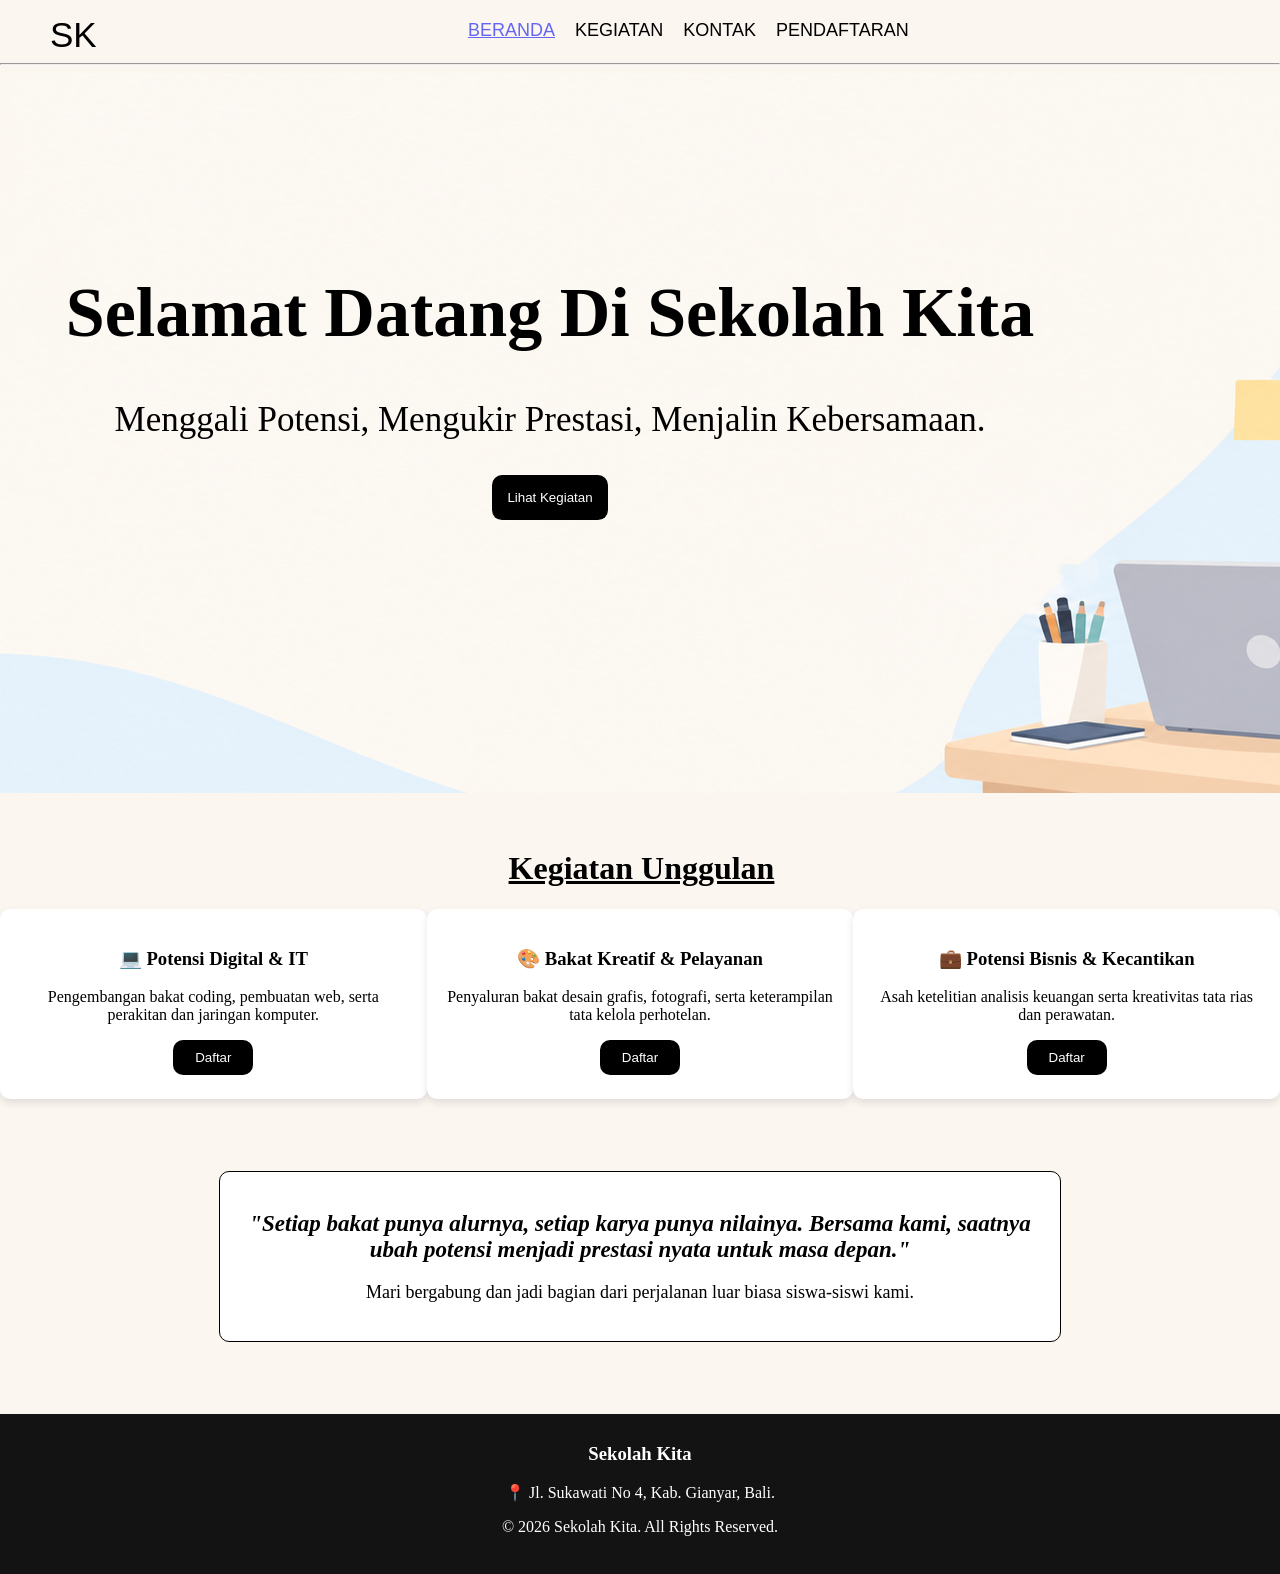
<file: WEBPROGRAMMING_I Kadek Ari Wahyu Suardinata_7700/INDEX.html>
<!DOCTYPE html>
<html lang="en">
<head>
    <meta charset="UTF-8">
    <meta name="viewport" content="width=device-width, initial-scale=1.0">
    <title>Dashboard</title>
    <link rel="stylesheet" href="style.css">
</head>
<body>
    <div class="navbar">
        <a href="" class="judul">SK</a>
        <div class="navbar1">
        <a href="INDEX.html" class="navbarbagian navberanda">BERANDA</a>
        <a href="kegiatan.html" class="navbarbagian">KEGIATAN</a>
        <a href="kontak.html" class="navbarbagian">KONTAK</a>
        <a href="pendaftaran.html" class="navbarbagian">PENDAFTARAN</a>
        </div>
        
    </div>
<hr>
    <div class="banner">
        <img class="imgbanner" src="image/banner.png" alt="banner sekolah">
        <div class="banner-teks"><h1>Selamat Datang Di Sekolah Kita</h1>
        <p>Menggali Potensi, Mengukir Prestasi, Menjalin Kebersamaan.</p>
    <a href="kegiatan.html"><button>Lihat Kegiatan</button></a></div>
    </div>
    <br>
    <br>
    <div>
        <h1 class="judul-ini">Kegiatan Unggulan</h1>
        <div class="kotak-unggulan">
            <div class="kotak">
                <h3>💻 Potensi Digital & IT</h3>
                <p>Pengembangan bakat coding, pembuatan web, serta perakitan dan jaringan komputer.</p>
                <a href="it.html"><button>Daftar</button></a>
            </div>
            <div class="kotak">
                <h3>🎨 Bakat Kreatif & Pelayanan</h3>
                <p>Penyaluran bakat desain grafis, fotografi, serta keterampilan tata kelola perhotelan.</p>
                <a href="bakat.html"><button>Daftar</button></a>
            </div>
            <div class="kotak">
                <h3>💼 Potensi Bisnis & Kecantikan</h3>
                <p>Asah ketelitian analisis keuangan serta kreativitas tata rias dan perawatan.</p>
                <a href="bisnis.html"><button>Daftar</button></a>
            </div>
        </div>
    </div>
    <br>
    <br>
    <br>
    <br>

    <div class="kotak-slogan">
        <h2>"Setiap bakat punya alurnya, setiap karya punya nilainya. Bersama kami, saatnya ubah potensi menjadi prestasi nyata untuk masa depan."</h2>
        <p>Mari bergabung dan jadi bagian dari perjalanan luar biasa siswa-siswi kami.</p>
    </div>
    <br>
    <br>
    <br>
    <br>
    <div class="footer">
        <h3>Sekolah Kita</h3>
        <p>📍 Jl. Sukawati No 4, Kab. Gianyar, Bali.</p>
        <p>&copy; 2026 Sekolah Kita. All Rights Reserved.</p>
    </div>
</body>
</html>
</file>
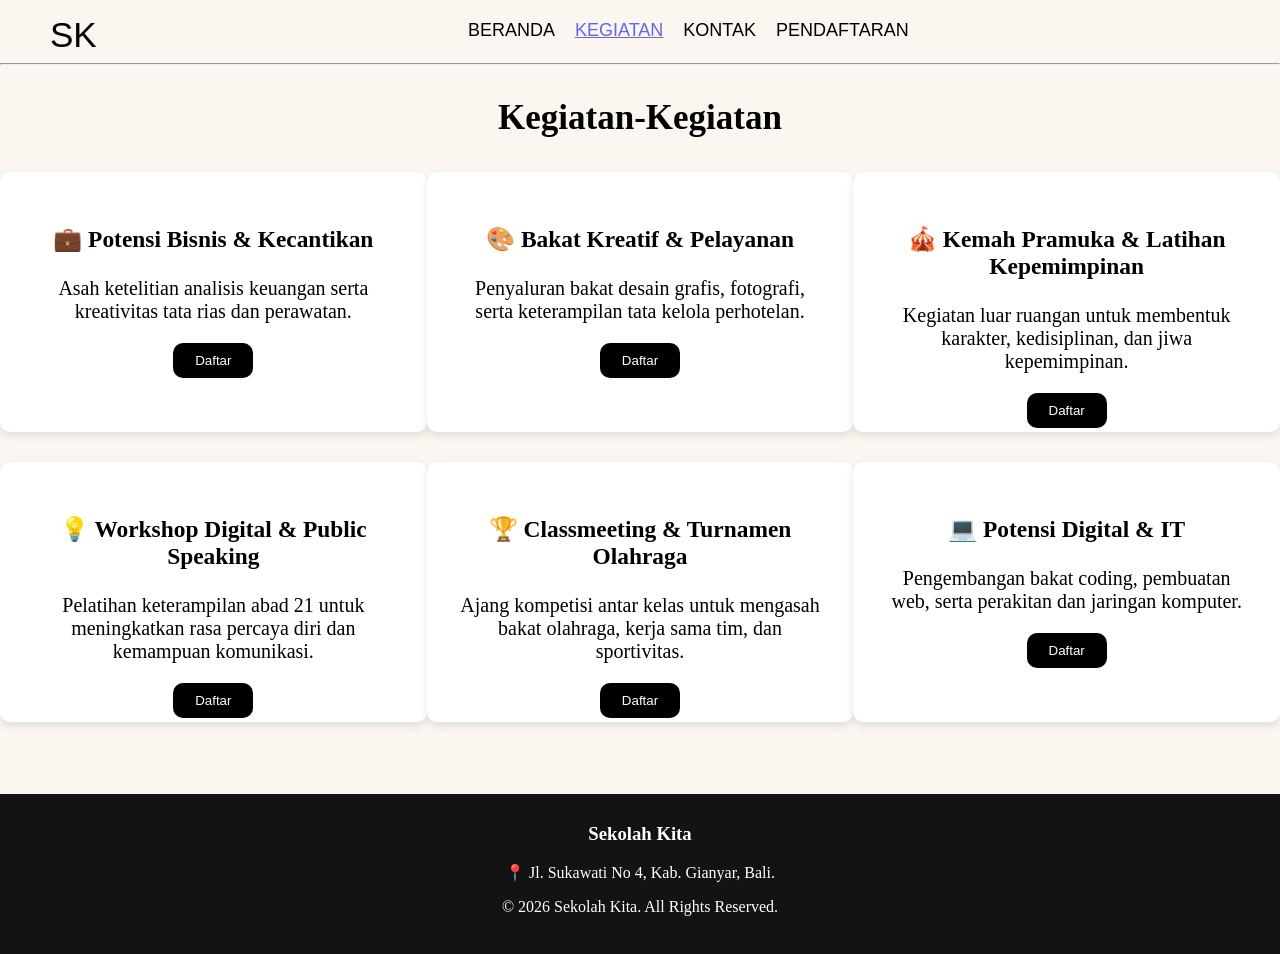
<file: WEBPROGRAMMING_I Kadek Ari Wahyu Suardinata_7700/kegiatan.html>
<!DOCTYPE html>
<html lang="en">
<head>
    <meta charset="UTF-8">
    <meta name="viewport" content="width=device-width, initial-scale=1.0">
    <link rel="stylesheet" href="style.css">
    <title>program Keahlian </title>
</head>
<body>
    <div class="navbar">
        <a href="" class="judul">SK</a>
        <div class="navbar1">
        <a href="INDEX.html" class="navbarbagian">BERANDA</a>
        <a href="kegiatan.html" class="navbarbagian navkegiatan">KEGIATAN</a>
        <a href="kontak.html" class="navbarbagian">KONTAK</a>
        <a href="pendaftaran.html" class="navbarbagian">PENDAFTARAN</a>
        </div>
    </div>
<hr>
<h1 class="judul-kegiatan">Kegiatan-Kegiatan</h1>
<div class="kegiatan">
    <div class="kegiatan-kotak">
        <h3>💼 Potensi Bisnis & Kecantikan</h3>
        <p>Asah ketelitian analisis keuangan serta kreativitas tata rias dan perawatan.</p>
        <a href="pendaftaran.html"><button>Daftar</button></a>
    </div>
    <div class="kegiatan-kotak">
        <h3>🎨 Bakat Kreatif & Pelayanan</h3>
        <p>Penyaluran bakat desain grafis, fotografi, serta keterampilan tata kelola perhotelan.</p>
        <a href="pendaftaran.html"><button>Daftar</button></a>
    </div>
    <div class="kegiatan-kotak">
        <h3>🎪 Kemah Pramuka & Latihan Kepemimpinan </h3>
        <p>Kegiatan luar ruangan untuk membentuk karakter, kedisiplinan, dan jiwa kepemimpinan.</p>
        <a href="pendaftaran.html"><button>Daftar</button></a>
    </div>
    </div>
    <div class="kegiatan2">
    <div class="kegiatan-kotak">
        <h3>💡 Workshop Digital & Public Speaking</h3>
        <p>Pelatihan keterampilan abad 21 untuk meningkatkan rasa percaya diri dan kemampuan komunikasi.</p>
        <a href="pendaftaran.html"><button>Daftar</button></a>
    </div>
    <div class="kegiatan-kotak">
        <h3>🏆 Classmeeting & Turnamen Olahraga</h3>
        <p>Ajang kompetisi antar kelas untuk mengasah bakat olahraga, kerja sama tim, dan sportivitas.</p>
        <a href="pendaftaran.html"><button>Daftar</button></a>
    </div>
    <div class="kegiatan-kotak">
        <h3>💻 Potensi Digital & IT</h3>
        <p>Pengembangan bakat coding, pembuatan web, serta perakitan dan jaringan komputer.</p>
        <a href="pendaftaran.html"><button>Daftar</button></a>
    </div>
    
</div>
<br>
<br>
<br>
<br>
    <div class="footer">
        <h3>Sekolah Kita</h3>
        <p>📍 Jl. Sukawati No 4, Kab. Gianyar, Bali.</p>
        <p>&copy; 2026 Sekolah Kita. All Rights Reserved.</p>
    </div>
</body>
</html>
</file>
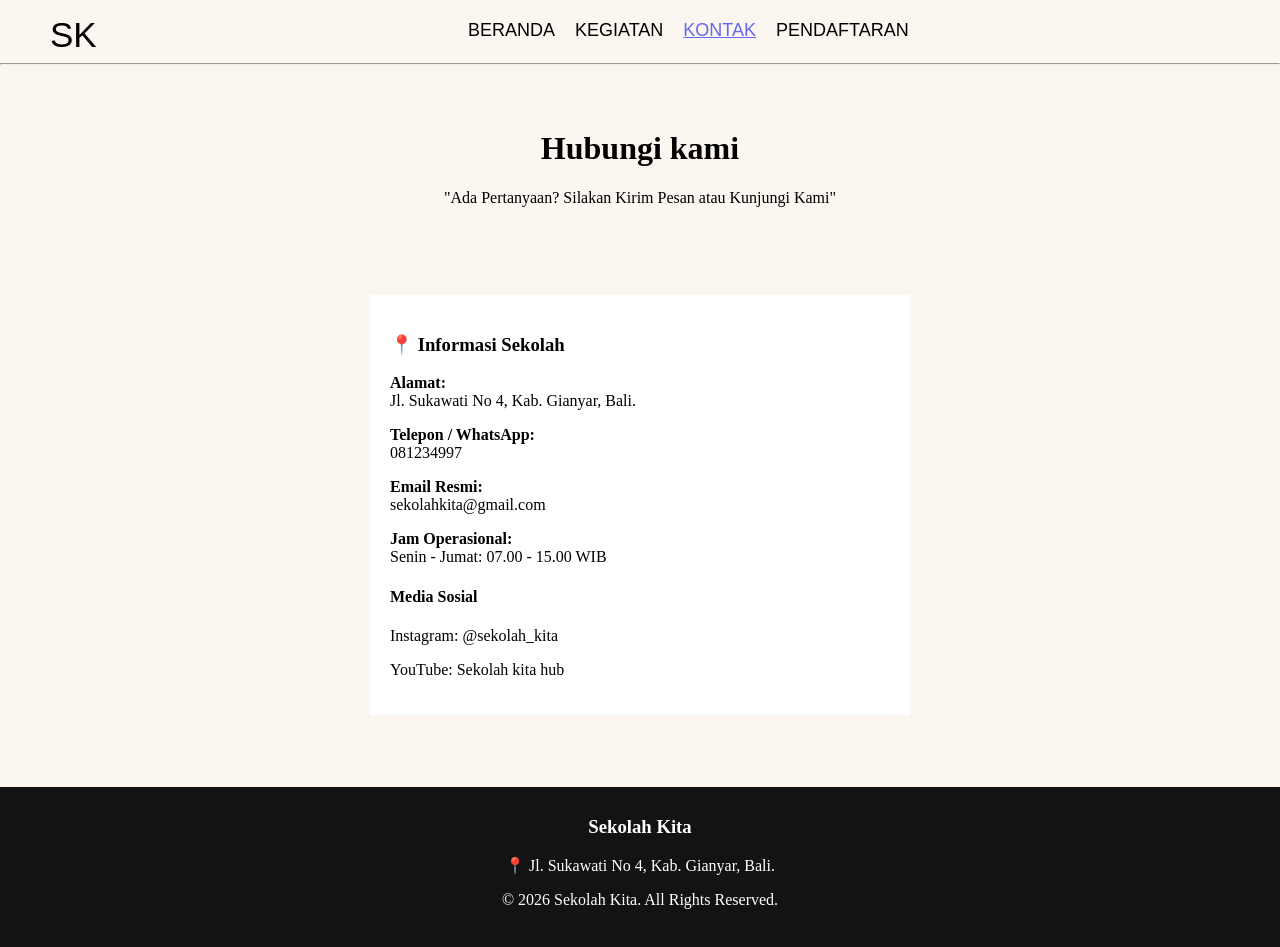
<file: WEBPROGRAMMING_I Kadek Ari Wahyu Suardinata_7700/kontak.html>
<!DOCTYPE html>
<html lang="en">
<head>
    <meta charset="UTF-8">
    <meta name="viewport" content="width=device-width, initial-scale=1.0">
    <link rel="stylesheet" href="style.css">
    <title>Kontak</title>
</head>
<body>
    <div class="navbar">
        <a href="" class="judul">SK</a>
        <div class="navbar1">
        <a href="INDEX.html" class="navbarbagian">BERANDA</a>
        <a href="kegiatan.html" class="navbarbagian">KEGIATAN</a>
        <a href="kontak.html" class="navbarbagian navkontak">KONTAK</a>
        <a href="pendaftaran.html" class="navbarbagian">PENDAFTARAN</a>
        </div>
        
    </div>
<hr>
<br>
<br>

<div class="bannerkontak">
    <h1>Hubungi kami</h1>
    <p>"Ada Pertanyaan? Silakan Kirim Pesan atau Kunjungi Kami"</p>
</div>
<br>
<br>
<br>
<br>

<div class="kontak-info">
            <h3>📍 Informasi Sekolah</h3>
            <p><strong>Alamat:</strong><br>Jl. Sukawati No 4, Kab. Gianyar, Bali.</p>
            
            <p><strong>Telepon / WhatsApp:</strong><br>081234997</p>
            
            <p><strong>Email Resmi:</strong><br>sekolahkita@gmail.com</p>

            <p><strong>Jam Operasional:</strong><br>Senin - Jumat: 07.00 - 15.00 WIB</p>
            
            <div class="medsos-box">
                <h4>Media Sosial</h4>
                <p> Instagram: @sekolah_kita</p>
                <p> YouTube: Sekolah kita hub</p>
            </div>
</div>

<br>
<br>
<br>
<br>
    <div class="footer">
        <h3>Sekolah Kita</h3>
        <p>📍 Jl. Sukawati No 4, Kab. Gianyar, Bali.</p>
        <p>&copy; 2026 Sekolah Kita. All Rights Reserved.</p>
    </div>

</body>
</html>
</file>
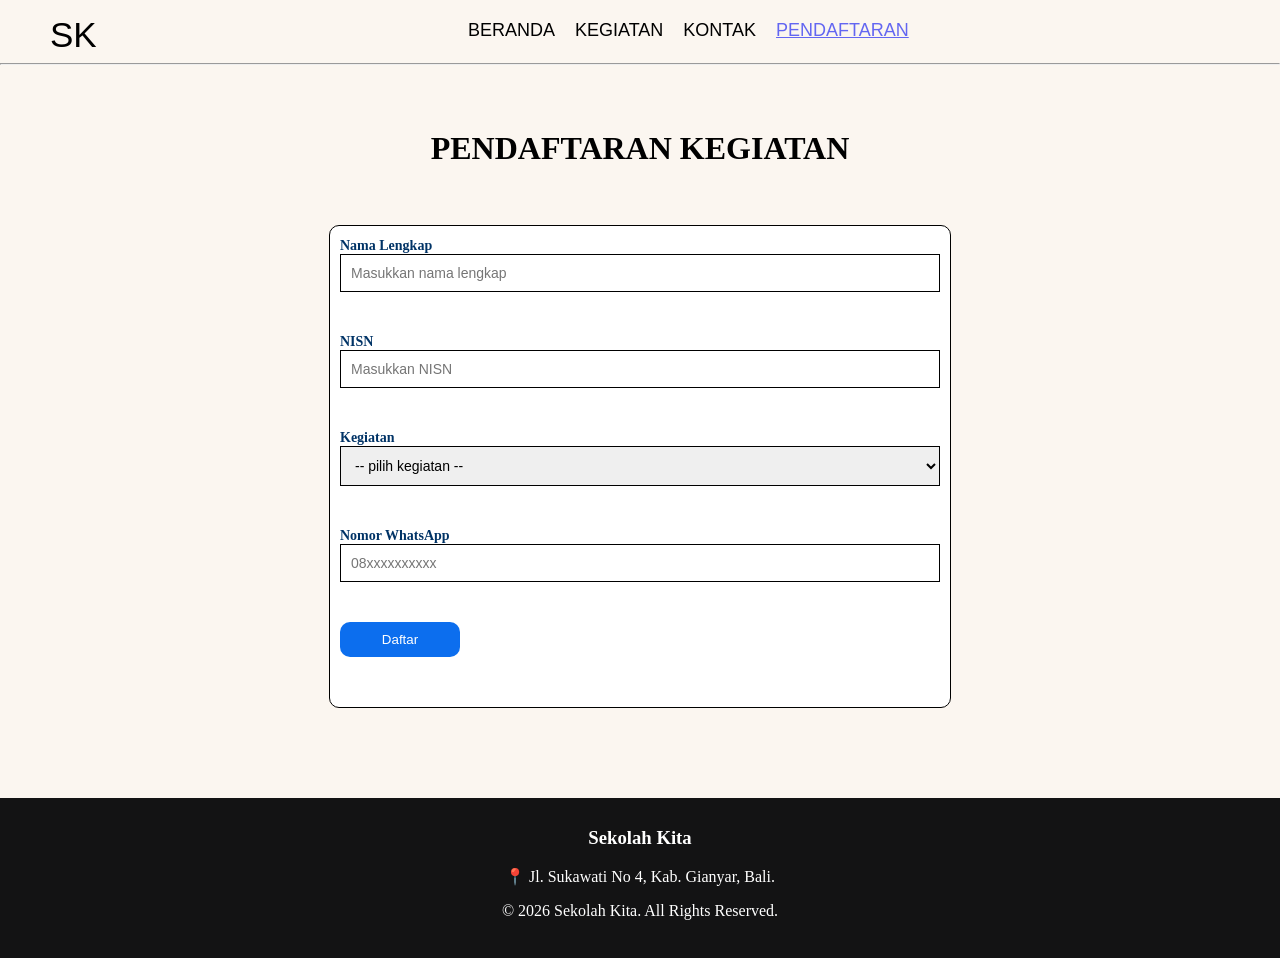
<file: WEBPROGRAMMING_I Kadek Ari Wahyu Suardinata_7700/pendaftaran.html>
<!DOCTYPE html>
<html lang="en">
<head>
    <meta charset="UTF-8">
    <meta name="viewport" content="width=device-width, initial-scale=1.0">
    <link rel="stylesheet" href="style.css">
    <title>program Keahlian </title>
</head>
<body>
    <div class="navbar">
        <a href="" class="judul">SK</a>
        <div class="navbar1">
        <a href="INDEX.html" class="navbarbagian">BERANDA</a>
        <a href="kegiatan.html" class="navbarbagian">KEGIATAN</a>
        <a href="kontak.html" class="navbarbagian">KONTAK</a>
        <a href="pendaftaran.html" class="navbarbagian navpendaftaran">PENDAFTARAN</a>
        </div>
    </div>
<hr>
<br>
<br>
<h1 class="judul-pendaftaran">
    PENDAFTARAN KEGIATAN
</h1>
<br>
<br>
<div class="pendaftaran">
    <div class="form-daftar">
        <label for="nama">Nama Lengkap</label>
        <input type="text" id="nama" placeholder="Masukkan nama lengkap" required>
    </div>
    <div class="form-daftar">
        <label for="nisn">NISN</label>
        <input type="number" id="nisn" placeholder="Masukkan NISN" required>
    </div>
    <div class="form-daftar">
        <label for="kegiatan">Kegiatan</label>
            <select id="kegiatan" required>
                <option value="">-- pilih kegiatan --</option>
                <option value="Potensi Bisnis & Kecantikan">Potensi Bisnis & Kecantikan</option>
                <option value="Bakat Kreatif & Pelayanan">Bakat Kreatif & Pelayanan</option>
                <option value="Kemah Pramuka & Latihan Kepemimpinan">Kemah Pramuka & Latihan Kepemimpinan</option>
                <option value="Workshop Digital & Public Speaking">Workshop Digital & Public Speaking</option>
                <option value="Classmeeting & Turnamen Olahraga">Classmeeting & Turnamen Olahraga</option>
                <option value="Potensi Digital & IT">Potensi Digital & IT</option>
            </select>
    </div>
    <div class="form-daftar">
    <label for="wa">Nomor WhatsApp</label>
    <input type="tel" id="wa" placeholder="08xxxxxxxxxx" required>
    </div>
    <div class="form-daftar">
        <button class="button-cekpendaftaran" type="button" onclick="pendaftaran()">Daftar</button>
    </div>
</div>
<script src="script.js"></script>
<br>
<br>
<br>
<br>
<br>
    <div class="footer">
        <h3>Sekolah Kita</h3>
        <p>📍 Jl. Sukawati No 4, Kab. Gianyar, Bali.</p>
        <p>&copy; 2026 Sekolah Kita. All Rights Reserved.</p>
    </div>
</body>
</file>
<file: WEBPROGRAMMING_I Kadek Ari Wahyu Suardinata_7700/style.css>
body{
    margin: 0;
    padding: 0;
    background-color: #fbf6f0;
}

.navbar{
background-color: #fbf6f0;
padding-top: 5px;
display: flex;
font-family: Arial, Helvetica, sans-serif;
position: sticky;

}

.judul{
    font-size: 35px;
    font-weight: 300;
    color: black;
    text-decoration: none;
    margin-top: 10px;
    margin-left: 50px;
    
}

.navbar1{
    margin: auto;
    display: flex;
} 

.navbarbagian{
    text-decoration: none;
    color: black;
    font-size: 18px;
    font-weight: 300;
    padding: 10px;
}
.navbarbagian:hover {
    text-decoration: underline;
    transition: 0.4s;
    color: #6366F1;
    transition: 0.3s;
}

.navberanda{
    color: #6366F1;
    text-decoration: underline;
}

.navkegiatan{
    color: #6366F1;
    text-decoration: underline;
}

.navkontak{
    color: #6366F1;
    text-decoration: underline;
}

.navpendaftaran{
    color: #6366F1;
    text-decoration: underline;
}

.banner{
    position: relative;
    height: 80vh;
    width: 100%;
    overflow: hidden;

}

.banner-teks{
    position: absolute;
    text-align: center;
    width: 80%;
    top: 300px;
    left: 550px;
    transform: translate(-50%, -50%);
}

.banner-teks h1{
    font-size: 70px;
}

.banner-teks p{
    font-size: 35px;
}

.banner-teks button{
    border: 1px;
    border-color: black;
    background-color: black;
    padding: 15px;
    color: white;
    border-radius: 10px;
}

.banner-teks button:hover{
    background-color: yellow;
    color: black;
    top: 10px;
    transition: 0.3s;
}

.judul-ini{
    margin-left: 40px;
    text-decoration: underline;
    text-align: center;
    margin-right: 37px;
}

.kotak-unggulan{
    display: flex;
    text-align: center;
    justify-content: center;
}

.kotak{
    width: 400px;
    height: 150px;
    padding: 20px;
    margin: auto;
    box-shadow: 0 4px 8px rgba(0,0,0,0.1);
    background-color: white;
    border-radius: 10px;
}

.kotak button{
    border: 1px;
    border-color: black;
    background-color: black;
    width: 80px;
    padding: 10px;
    color: white;
    border-radius: 10px;
}

.kotak button:hover{
    background-color: yellow;
    color: black;
    transition: 0.3s;
}

.kotak-slogan{
    margin: auto;
    text-align: center;
    padding: 20px;
    border: 1px solid black;
    width: 800px;
    border-radius: 10px;
    background-color: white;
}
.kotak-slogan h2{
    font-style: italic;
    font-size: 23px;
}
.kotak-slogan p{
    font-size: 18px;
}

.footer{
    width: 100%;
    height: 150px;
    background-color: rgb(19, 19, 20);
    color: white;
    text-align: center;
    padding-top: 10px;
}

.judul-kegiatan{
    text-align: center;
    padding: 10px;
    font-size: 35px;
}

.kegiatan{
    display: flex;
    text-align: center;
}

.kegiatan2{
    display: flex;
    text-align: center;
    margin-top: 30px;
}

.kegiatan-kotak{
    width: 500px;
    height: 200px;
    padding: 30px;
    margin: auto;
    box-shadow: 0 4px 8px rgba(0,0,0,0.1);
    background-color: white;
    border-radius: 10px;
    font-size: 20px;
}

.kegiatan button{
    border: 1px;
    border-color: black;
    background-color: black;
    width: 80px;
    padding: 10px;
    color: white;
    border-radius: 10px;
}

.kegiatan button:hover{
    background-color: yellow;
    color: black;
    transition: 0.3s;
}

.kegiatan2 button{
    border: 1px;
    border-color: black;
    background-color: black;
    width: 80px;
    padding: 10px;
    color: white;
    border-radius: 10px;
}

.kegiatan2 button:hover{
    background-color: yellow;
    color: black;
    transition: 0.3s;
}



.judul-pendaftaran{
    text-align: center;
}

.pendaftaran{
    margin: auto;
    width: 600px;
    border-radius: 10px;
    background-color: white;
    padding: 10px;
    border: 1px solid black;
    
}

.form-daftar{
    margin-bottom: 40px;
    text-align: left;
}
.form-daftar label{
    font-size: 14px;
    font-weight: bold;
    color: #003366;
}

.form-daftar input{
    width: 100%;
    padding: 10px;
    border: 1.5px solid black;
    font-size: 14px;
    box-sizing: border-box;
}

.form-daftar select{
    width: 100%;
    padding: 10px;
    border: 1.5px solid black;
    font-size: 14px;
    box-sizing: border-box;
}

.button-cekpendaftaran{
    border: 1px;
    border-color: rgb(12, 110, 238);
    background-color: rgb(12, 110, 238);
    width: 120px;
    padding: 10px;
    color: white;
    border-radius: 10px;
}

.button-cekpendaftaran:hover{
    background-color: rgb(1, 36, 20);
    color: white;
    transition: 0.3s;
}

.bannerkontak{
    text-align: center;
    align-items: center;
    margin: auto;
    
    width: 100%;
}

.kontak-info{
    background-color: white;
    width: 500px;
    text-align: left;
    padding: 20px;
    margin: auto;

}
</file>
